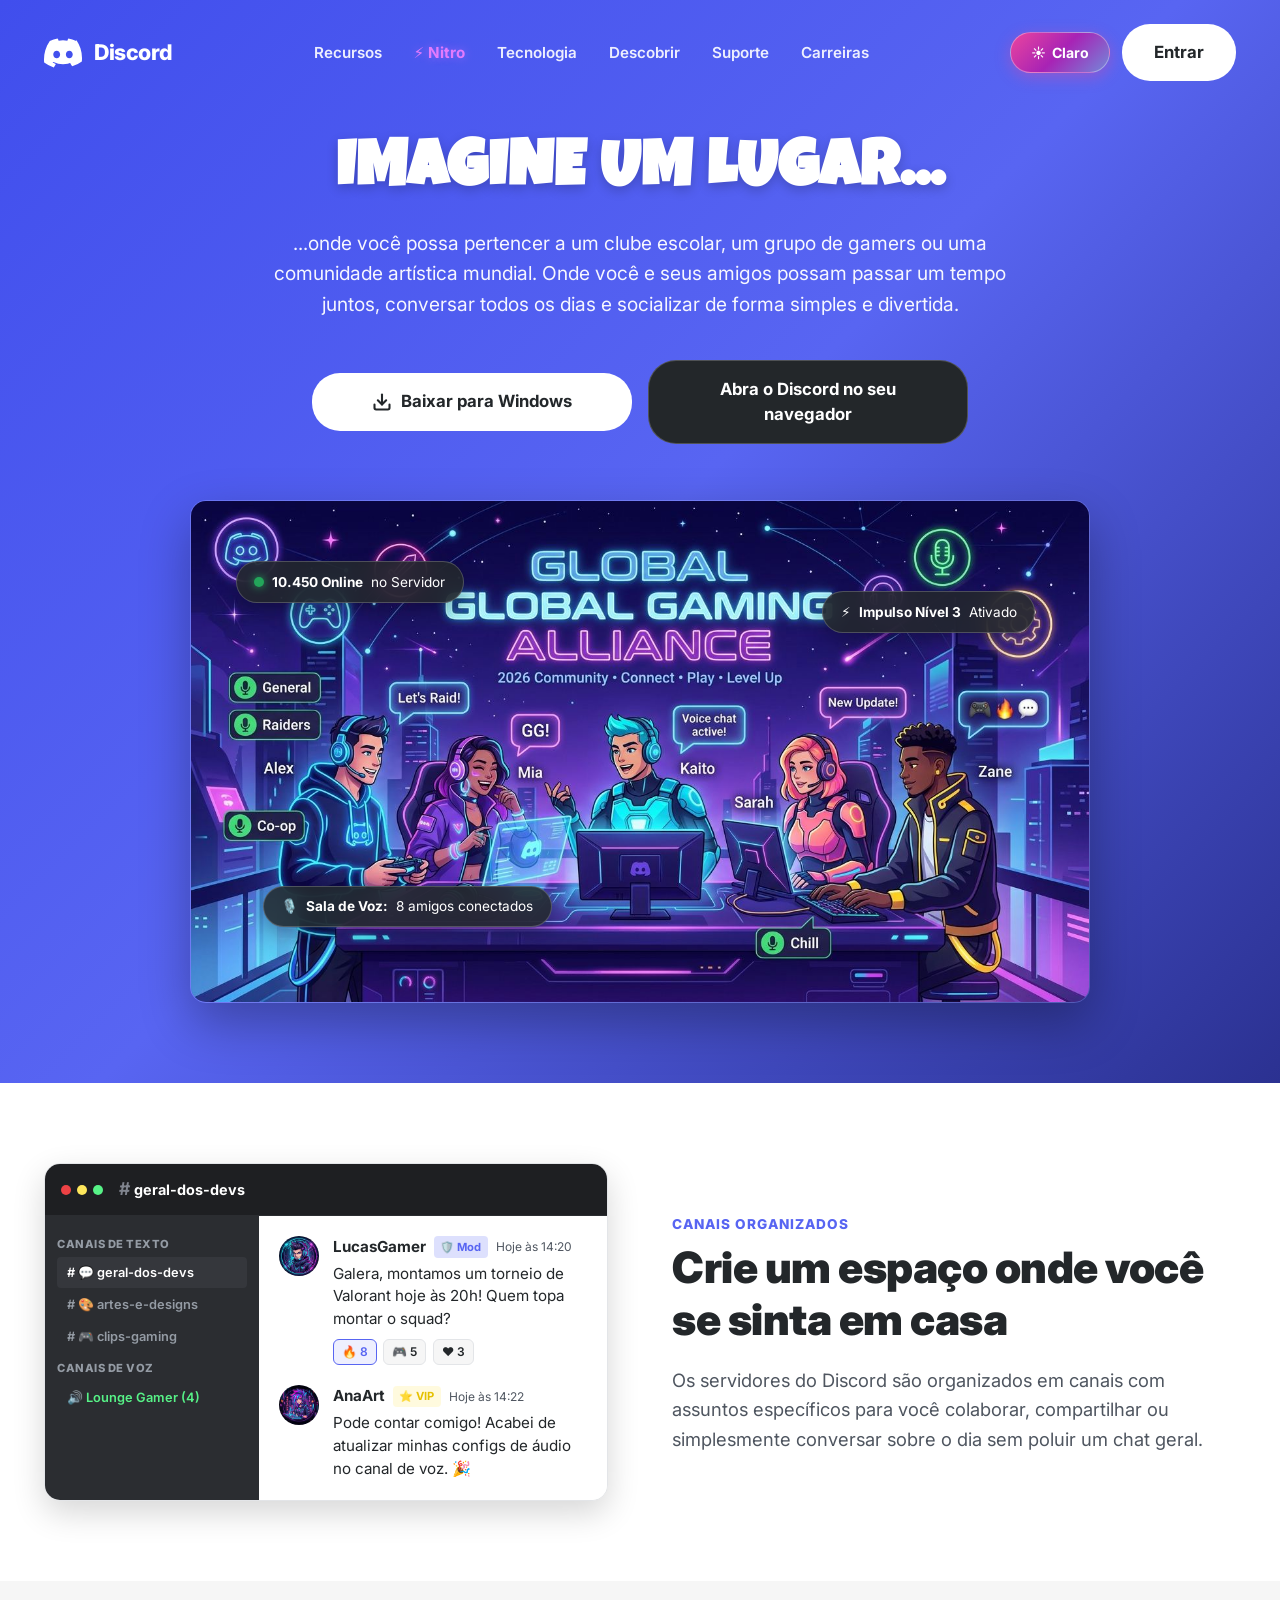
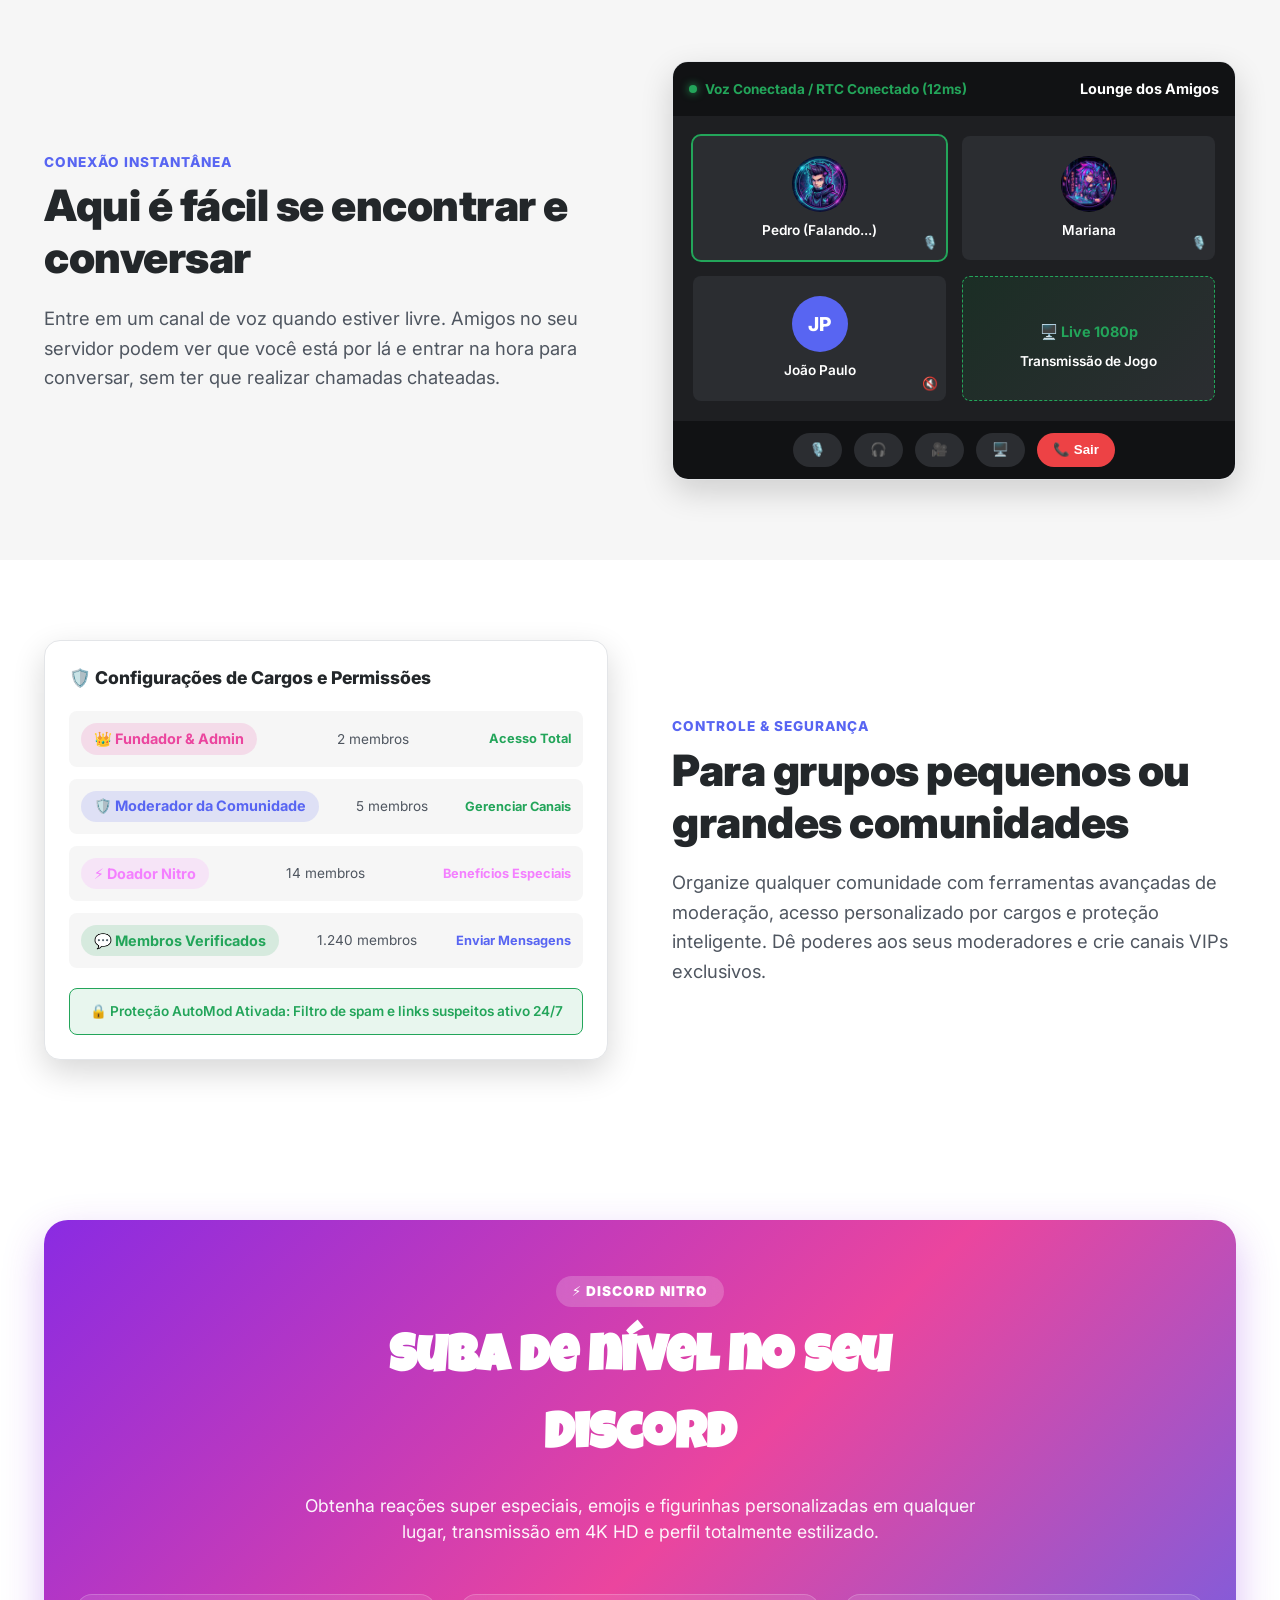
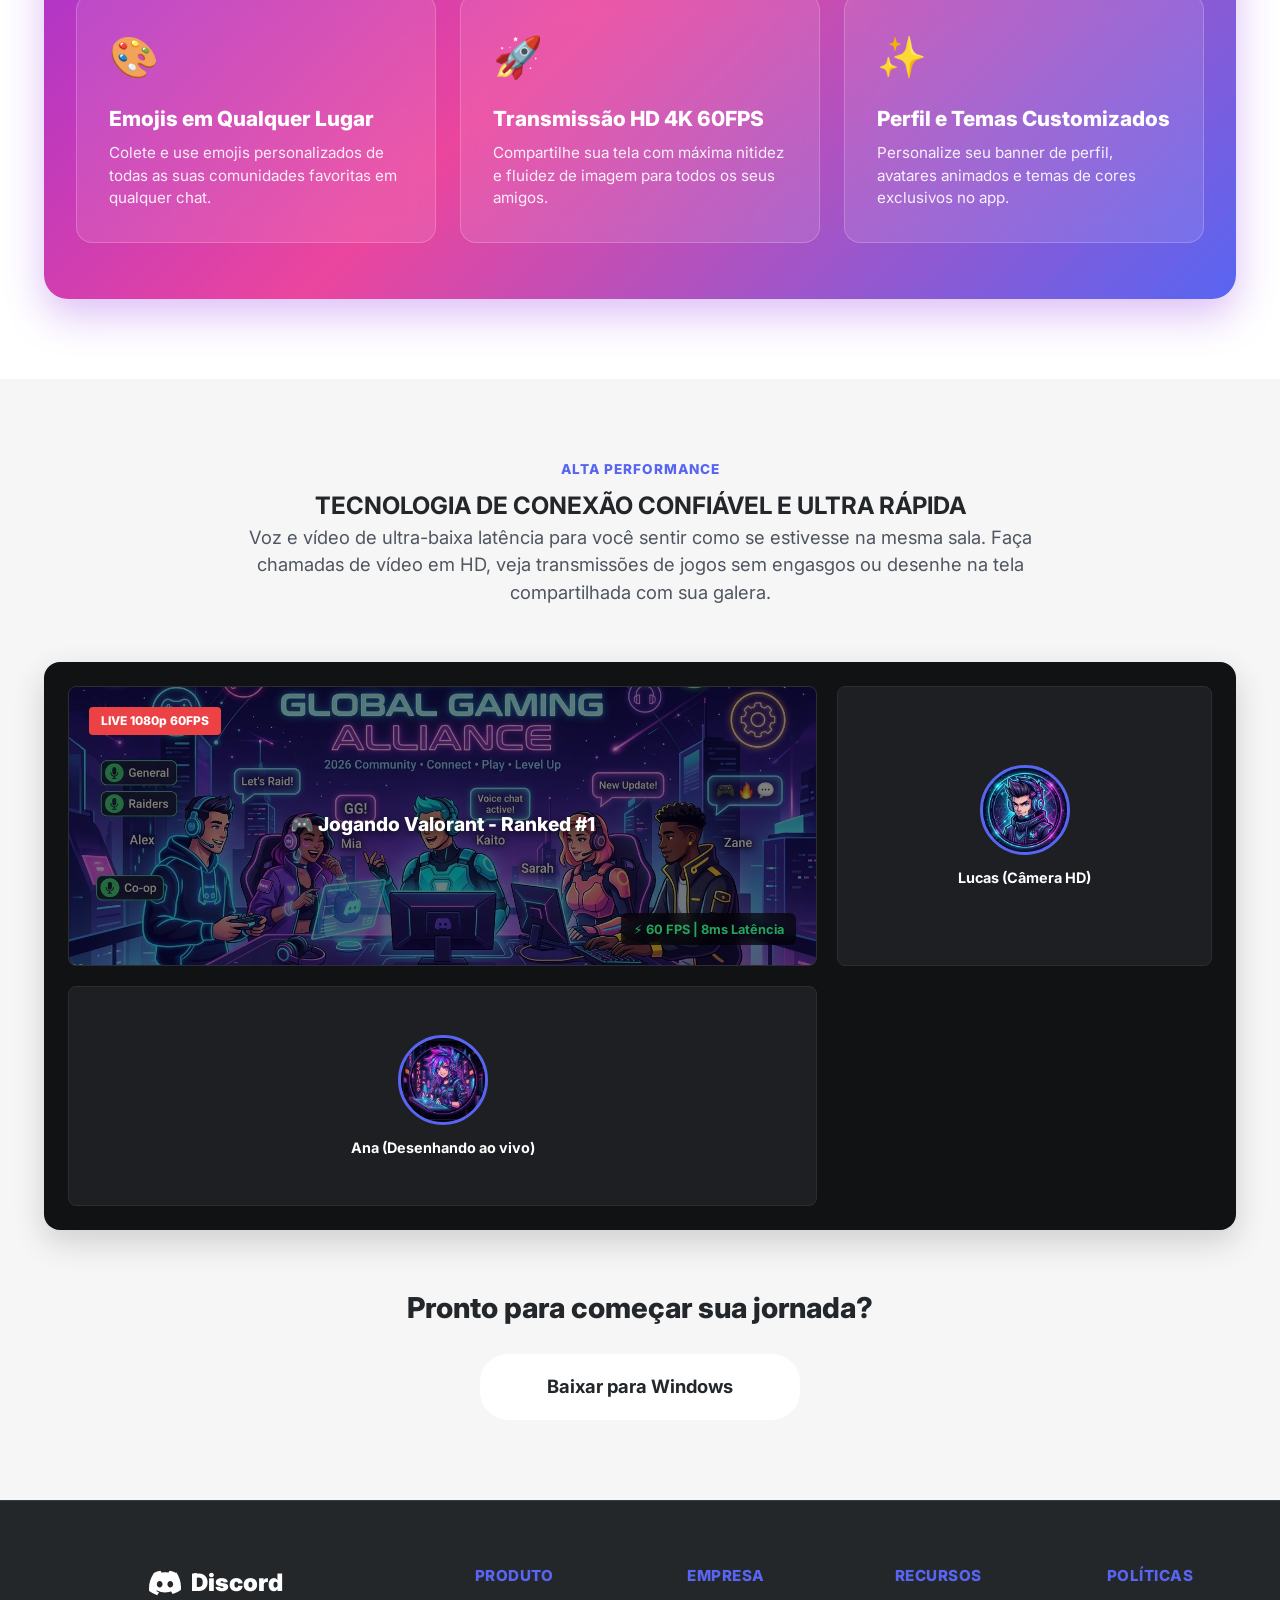
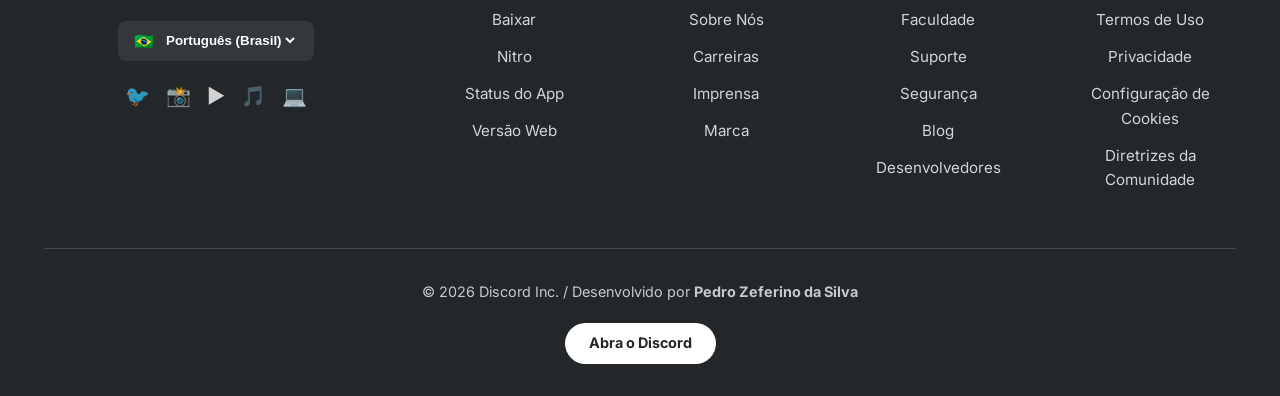
<file: index.html>
<!DOCTYPE html>
<html lang="pt-BR">

<head>
	<meta charset="UTF-8">
	<meta name="viewport" content="width=device-width, initial-scale=1.0">
	<meta name="theme-color" content="#5865f2">
	<meta name="description"
		content="O Discord é o lugar perfeito para conversar, jogar e criar comunidades com voz, vídeo e texto de alta qualidade. Baixe para Windows ou abra no seu navegador.">
	<meta name="keywords" content="Discord, landing page, comunidade, voz, vídeo, chat, gaming, nitro, 2026">
	<meta property="og:title" content="Discord - Imagine um lugar...">
	<meta property="og:description"
		content="Onde você possa pertencer a um clube escolar, um grupo de gamers ou uma comunidade artística mundial.">
	<meta property="og:type" content="website">
	<meta property="og:image" content="images/hero_bg.jpg">
	<meta name="twitter:card" content="summary_large_image">
	<meta name="twitter:title" content="Discord - Imagine um lugar...">
	<meta name="twitter:description"
		content="Onde você possa pertencer a um clube escolar, um grupo de gamers ou uma comunidade artística mundial.">
	<meta name="twitter:image" content="images/hero_bg.jpg">

	<title>Discord - Imagine um lugar... (2026 Edition)</title>

	<!-- Favicon SVG Inline para evitar erro 404 de favicon.ico no console -->
	<link rel="icon" type="image/svg+xml"
		href="data:image/svg+xml,<svg xmlns='http://www.w3.org/2000/svg' viewBox='0 0 127.14 96.36' fill='%235865F2'><path d='M107.7,8.07A105.15,105.15,0,0,0,81.47,0a72.06,72.06,0,0,0-3.36,6.83A97.68,97.68,0,0,0,49,6.83,72.37,72.37,0,0,0,45.64,0,105.89,105.89,0,0,0,19.39,8.09C2.79,32.65-1.71,56.6.54,80.21A105.73,105.73,0,0,0,32.71,96.36,77.7,77.7,0,0,0,39.6,85.25a68.42,68.42,0,0,1-10.85-5.18c.91-.66,1.8-1.34,2.66-2a75.57,75.57,0,0,0,64.32,0c.87.68,1.75,1.36,2.66-2a68.68,68.68,0,0,1-10.87,5.19,77,77,0,0,0,6.89,11.1,105.25,105.25,0,0,0,32.19-16.14c2.64-27.38-4.51-51.11-18.91-72.15ZM42.45,65.69C36.18,65.69,31,60,31,53s5-12.74,11.43-12.74S54,45.91,53.87,53,48.83,65.69,42.45,65.69Zm42.24,0C78.41,65.69,73.25,60,73.25,53s5-12.74,11.44-12.74S96.23,45.91,96.11,53,91.08,65.69,84.69,65.69Z'/></svg>">

	<!-- Google Fonts -->
	<link rel="preconnect" href="https://fonts.googleapis.com">
	<link rel="preconnect" href="https://fonts.gstatic.com" crossorigin>
	<link
		href="https://fonts.googleapis.com/css2?family=Inter:wght@400;500;600;700;800;900&family=Luckiest+Guy&display=swap"
		rel="stylesheet">

	<link rel="stylesheet" href="css/style.css">
</head>

<body>

	<!-- LINK DE ACESSIBILIDADE: PULAR PARA O CONTEÚDO PRINCIPAL -->
	<a class="skip-link" href="#main-content">Pular para o conteúdo principal</a>

	<!-- CHECKBOXES PARA MODO ESCURO E MENU MOBILE (PURE CSS TRICK COM :has & SIBLINGS) -->
	<input type="checkbox" id="theme-toggle" class="theme-toggle-checkbox" aria-label="Alternar Tema Claro/Escuro">
	<input type="checkbox" id="mobile-menu-toggle" class="mobile-menu-checkbox" aria-label="Abrir Menu Mobile">

	<!-- CABEÇALHO / HERO SECTION -->
	<header class="hero">
		<div class="container container-header">
			<nav class="navbar" aria-label="Navegação Principal">
				<a href="#" class="logo-link" id="nav-brand">
					<svg class="discord-logo" width="38" height="38" viewBox="0 0 127.14 96.36" fill="currentColor"
						aria-hidden="true">
						<path
							d="M107.7,8.07A105.15,105.15,0,0,0,81.47,0a72.06,72.06,0,0,0-3.36,6.83A97.68,97.68,0,0,0,49,6.83,72.37,72.37,0,0,0,45.64,0,105.89,105.89,0,0,0,19.39,8.09C2.79,32.65-1.71,56.6.54,80.21A105.73,105.73,0,0,0,32.71,96.36,77.7,77.7,0,0,0,39.6,85.25a68.42,68.42,0,0,1-10.85-5.18c.91-.66,1.8-1.34,2.66-2a75.57,75.57,0,0,0,64.32,0c.87.68,1.75,1.36,2.66-2a68.68,68.68,0,0,1-10.87,5.19,77,77,0,0,0,6.89,11.1,105.25,105.25,0,0,0,32.19-16.14c2.64-27.38-4.51-51.11-18.91-72.15ZM42.45,65.69C36.18,65.69,31,60,31,53s5-12.74,11.43-12.74S54,45.91,53.87,53,48.83,65.69,42.45,65.69Zm42.24,0C78.41,65.69,73.25,60,73.25,53s5-12.74,11.44-12.74S96.23,45.91,96.11,53,91.08,65.69,84.69,65.69Z" />
					</svg>
					<span class="brand-name">Discord</span>
				</a>

				<!-- LINKS DE NAVEGAÇÃO DESKTOP -->
				<ul class="nav-links">
					<li><a href="#features" class="nav-item">Recursos</a></li>
					<li><a href="#nitro" class="nav-item nav-nitro-link">⚡ Nitro</a></li>
					<li><a href="#tecnologia" class="nav-item">Tecnologia</a></li>
					<li><a href="#descobrir" class="nav-item">Descobrir</a></li>
					<li><a href="#suporte" class="nav-item">Suporte</a></li>
					<li><a href="#carreiras" class="nav-item">Carreiras</a></li>
				</ul>

				<!-- AÇÕES DO HEADER: TEMA + LOGIN + BOTÃO MOBILE -->
				<div class="nav-actions">
					<!-- BOTÃO DE ALTERNÂNCIA DE TEMA CLARO / ESCURO -->
					<label for="theme-toggle" class="theme-toggle-btn" title="Alternar Modo Claro / Escuro">
						<span class="icon-sun" aria-hidden="true">☀️ <span class="theme-label-text">Claro</span></span>
						<span class="icon-moon" aria-hidden="true">🌙 <span
								class="theme-label-text">Escuro</span></span>
					</label>

					<a href="app.html" class="btn btn-login">Entrar</a>

					<!-- HAMBURGER MENU MOBILE -->
					<label for="mobile-menu-toggle" class="hamburger-btn" aria-label="Abrir menu mobile">
						<span></span>
						<span></span>
						<span></span>
					</label>
				</div>
			</nav>

			<!-- DRAWER DE MENU MOBILE (CSS PURO) -->
			<div class="mobile-drawer">
				<div class="drawer-header">
					<div class="logo">
						<svg class="discord-logo" width="28" height="28" viewBox="0 0 127.14 96.36"
							fill="currentColor" aria-hidden="true">
							<path
								d="M107.7,8.07A105.15,105.15,0,0,0,81.47,0a72.06,72.06,0,0,0-3.36,6.83A97.68,97.68,0,0,0,49,6.83,72.37,72.37,0,0,0,45.64,0,105.89,105.89,0,0,0,19.39,8.09C2.79,32.65-1.71,56.6.54,80.21A105.73,105.73,0,0,0,32.71,96.36,77.7,77.7,0,0,0,39.6,85.25a68.42,68.42,0,0,1-10.85-5.18c.91-.66,1.8-1.34,2.66-2a75.57,75.57,0,0,0,64.32,0c.87.68,1.75,1.36,2.66-2a68.68,68.68,0,0,1-10.87,5.19,77,77,0,0,0,6.89,11.1,105.25,105.25,0,0,0,32.19-16.14c2.64-27.38-4.51-51.11-18.91-72.15ZM42.45,65.69C36.18,65.69,31,60,31,53s5-12.74,11.43-12.74S54,45.91,53.87,53,48.83,65.69,42.45,65.69Zm42.24,0C78.41,65.69,73.25,60,73.25,53s5-12.74,11.44-12.74S96.23,45.91,96.11,53,91.08,65.69,84.69,65.69Z" />
						</svg>
						<span>Discord</span>
					</div>
					<label for="mobile-menu-toggle" class="drawer-close" aria-label="Fechar menu">&times;</label>
				</div>
				<ul class="mobile-nav-links">
					<li><a href="#features">Recursos</a></li>
					<li><a href="#nitro">⚡ Nitro</a></li>
					<li><a href="#tecnologia">Tecnologia</a></li>
					<li><a href="#descobrir">Descobrir</a></li>
					<li><a href="#suporte">Suporte</a></li>
					<li><a href="#carreiras">Carreiras</a></li>
				</ul>
				<div class="mobile-drawer-cta">
					<a href="#" class="btn btn-primary btn-block">Baixar para Windows</a>
				</div>
			</div>

			<!-- HERO CONTEÚDO -->
			<div class="hero-content">
				<h1 class="hero-title">IMAGINE UM LUGAR...</h1>
				<p class="hero-subtitle">
					...onde você possa pertencer a um clube escolar, um grupo de gamers ou uma comunidade artística
					mundial. Onde você e seus amigos possam passar um tempo juntos, conversar todos os dias e socializar
					de forma simples e divertida.
				</p>

				<div class="hero-buttons">
					<a href="#" class="btn btn-primary btn-hero">
						<svg width="20" height="20" viewBox="0 0 24 24" fill="none" stroke="currentColor"
							stroke-width="2.5" stroke-linecap="round" stroke-linejoin="round">
							<path d="M21 15v4a2 2 0 0 1-2 2H5a2 2 0 0 1-2-2v-4"></path>
							<polyline points="7 10 12 15 17 10"></polyline>
							<line x1="12" y1="15" x2="12" y2="3"></line>
						</svg>
						Baixar para Windows
					</a>
					<a href="app.html" class="btn btn-secondary btn-hero">Abra o Discord no seu navegador</a>
				</div>

				<!-- HERO BANNER INTERATIVO COM CARDS DESTATUS -->
				<div class="hero-visual-showcase">
					<img src="images/hero_bg.jpg" alt="Comunidade Discord em Ação" class="hero-banner-img"
					width="1376" height="768" fetchpriority="high">

					<div class="floating-badge badge-1">
						<span class="status-dot online"></span>
						<strong>10.450 Online</strong> no Servidor
					</div>

					<div class="floating-badge badge-2">
						<span class="badge-icon">🎙️</span>
						<strong>Sala de Voz:</strong> 8 amigos conectados
					</div>

					<div class="floating-badge badge-3">
						<span class="badge-icon">⚡</span>
						<strong>Impulso Nível 3</strong> Ativado
					</div>
				</div>
			</div>
		</div>
	</header>

	<!-- CONTEÚDO PRINCIPAL (SEÇÕES) -->
	<main id="main-content">

		<!-- RECURSO 1: CANAIS DE TEXTO -->
		<section id="features" class="feature-section section-bg-1">
			<div class="container grid-2-col">

				<!-- MOCKUP UI DISCORD CHAT REALISTA -->
				<div class="feature-media">
					<div class="discord-ui-card chat-widget">
						<div class="widget-header">
							<div class="window-controls">
								<span class="dot red"></span>
								<span class="dot yellow"></span>
								<span class="dot green"></span>
							</div>
							<div class="channel-title">
								<span class="hashtag">#</span>
								<span>geral-dos-devs</span>
							</div>
						</div>

						<div class="widget-body">
							<div class="chat-sidebar">
								<div class="sidebar-category">CANAIS DE TEXTO</div>
								<div class="sidebar-channel active"># 💬 geral-dos-devs</div>
								<div class="sidebar-channel"># 🎨 artes-e-designs</div>
								<div class="sidebar-channel"># 🎮 clips-gaming</div>
								<div class="sidebar-category">CANAIS DE VOZ</div>
								<div class="sidebar-channel voice">🔊 Lounge Gamer (4)</div>
							</div>

							<div class="chat-feed">
								<!-- MENSAGEM 1 -->
								<div class="chat-message">
									<img src="images/avatar_gamer.jpg" alt="Avatar Lucas" class="msg-avatar"
										width="40" height="40" loading="lazy">
									<div class="msg-content">
										<div class="msg-header">
											<span class="msg-author">LucasGamer</span>
											<span class="role-badge mod">🛡️ Mod</span>
											<span class="msg-time">Hoje às 14:20</span>
										</div>
										<p class="msg-text">Galera, montamos um torneio de Valorant hoje às 20h! Quem
											topa montar o squad?</p>
										<div class="msg-reactions">
											<span class="reaction active">🔥 8</span>
											<span class="reaction">🎮 5</span>
											<span class="reaction">❤️ 3</span>
										</div>
									</div>
								</div>

								<!-- MENSAGEM 2 -->
								<div class="chat-message">
									<img src="images/avatar_artist.jpg" alt="Avatar Ana" class="msg-avatar"
										width="40" height="40" loading="lazy">
									<div class="msg-content">
										<div class="msg-header">
											<span class="msg-author">AnaArt</span>
											<span class="role-badge vip">⭐ VIP</span>
											<span class="msg-time">Hoje às 14:22</span>
										</div>
										<p class="msg-text">Pode contar comigo! Acabei de atualizar minhas configs de
											áudio no canal de voz. 🎉</p>
									</div>
								</div>
							</div>
						</div>
					</div>
				</div>

				<div class="feature-text">
					<span class="section-tag">Canais Organizados</span>
					<h2>Crie um espaço onde você se sinta em casa</h2>
					<p>Os servidores do Discord são organizados em canais com assuntos específicos para você colaborar,
						compartilhar ou simplesmente conversar sobre o dia sem poluir um chat geral.</p>
				</div>

			</div>
		</section>

		<!-- RECURSO 2: CANAIS DE VOZ -->
		<section class="feature-section section-bg-2">
			<div class="container grid-2-col reverse">

				<!-- MOCKUP UI VOZ DISCORD -->
				<div class="feature-media">
					<div class="discord-ui-card voice-widget">
						<div class="widget-header">
							<div class="voice-status">
								<span class="pulse-indicator"></span>
								<span>Voz Conectada / RTC Conectado (12ms)</span>
							</div>
							<span class="room-name">Lounge dos Amigos</span>
						</div>

						<div class="voice-grid">
							<div class="voice-user speaking">
								<img src="images/avatar_gamer.jpg" alt="Amigo 1" class="voice-avatar"
									width="56" height="56" loading="lazy">
								<span class="speaking-ring"></span>
								<span class="user-name">Pedro (Falando...)</span>
								<span class="mic-status unmuted">🎙️</span>
							</div>

							<div class="voice-user">
								<img src="images/avatar_artist.jpg" alt="Amiga 2" class="voice-avatar"
									width="56" height="56" loading="lazy">
								<span class="user-name">Mariana</span>
								<span class="mic-status unmuted">🎙️</span>
							</div>

							<div class="voice-user">
								<div class="avatar-placeholder color-1">JP</div>
								<span class="user-name">João Paulo</span>
								<span class="mic-status muted">🔇</span>
							</div>

							<div class="voice-user screen-sharing">
								<div class="screen-icon">🖥️ Live 1080p</div>
								<span class="user-name">Transmissão de Jogo</span>
							</div>
						</div>

						<div class="voice-controls-bar">
							<button type="button" class="ctrl-btn active" title="Microfone">🎙️</button>
							<button type="button" class="ctrl-btn active" title="Fone de Ouvido">🎧</button>
							<button type="button" class="ctrl-btn" title="Câmera">🎥</button>
							<button type="button" class="ctrl-btn screen" title="Compartilhar Tela">🖥️</button>
							<button type="button" class="ctrl-btn disconnect" title="Desconectar">📞 Sair</button>
						</div>
					</div>
				</div>

				<div class="feature-text">
					<span class="section-tag">Conexão Instantânea</span>
					<h2>Aqui é fácil se encontrar e conversar</h2>
					<p>Entre em um canal de voz quando estiver livre. Amigos no seu servidor podem ver que você está por
						lá e entrar na hora para conversar, sem ter que realizar chamadas chateadas.</p>
				</div>

			</div>
		</section>

		<!-- RECURSO 3: FERRAMENTAS DE MODERAÇÃO -->
		<section class="feature-section section-bg-1">
			<div class="container grid-2-col">

				<!-- MOCKUP CARGOS E MODERAÇÃO -->
				<div class="feature-media">
					<div class="discord-ui-card roles-widget">
						<div class="widget-header">
							<span class="widget-title">🛡️ Configurações de Cargos e Permissões</span>
						</div>

						<div class="roles-list">
							<div class="role-item">
								<div class="role-badge-large admin">👑 Fundador & Admin</div>
								<span class="role-count">2 membros</span>
								<span class="perm-status green">Acesso Total</span>
							</div>

							<div class="role-item">
								<div class="role-badge-large mod">🛡️ Moderador da Comunidade</div>
								<span class="role-count">5 membros</span>
								<span class="perm-status green">Gerenciar Canais</span>
							</div>

							<div class="role-item">
								<div class="role-badge-large nitro">⚡ Doador Nitro</div>
								<span class="role-count">14 membros</span>
								<span class="perm-status purple">Benefícios Especiais</span>
							</div>

							<div class="role-item">
								<div class="role-badge-large member">💬 Membros Verificados</div>
								<span class="role-count">1.240 membros</span>
								<span class="perm-status blue">Enviar Mensagens</span>
							</div>
						</div>

						<div class="security-banner">
							<span>🔒 Proteção AutoMod Ativada: Filtro de spam e links suspeitos ativo 24/7</span>
						</div>
					</div>
				</div>

				<div class="feature-text">
					<span class="section-tag">Controle & Segurança</span>
					<h2>Para grupos pequenos ou grandes comunidades</h2>
					<p>Organize qualquer comunidade com ferramentas avançadas de moderação, acesso personalizado por
						cargos e proteção inteligente. Dê poderes aos seus moderadores e crie canais VIPs exclusivos.
					</p>
				</div>

			</div>
		</section>

		<!-- SEÇÃO NITRO (MEHORIA MODERNA 2026) -->
		<section id="nitro" class="nitro-section">
			<div class="container">
				<div class="nitro-card">
					<div class="nitro-header">
						<span class="nitro-badge">⚡ DISCORD NITRO</span>
						<h2>Suba de nível no seu Discord</h2>
						<p>Obtenha reações super especiais, emojis e figurinhas personalizadas em qualquer lugar,
							transmissão em 4K HD e perfil totalmente estilizado.</p>
					</div>

					<div class="nitro-grid">
						<div class="nitro-feature">
							<div class="nitro-icon">🎨</div>
							<h3>Emojis em Qualquer Lugar</h3>
							<p>Colete e use emojis personalizados de todas as suas comunidades favoritas em qualquer
								chat.</p>
						</div>

						<div class="nitro-feature">
							<div class="nitro-icon">🚀</div>
							<h3>Transmissão HD 4K 60FPS</h3>
							<p>Compartilhe sua tela com máxima nitidez e fluidez de imagem para todos os seus amigos.
							</p>
						</div>

						<div class="nitro-feature">
							<div class="nitro-icon">✨</div>
							<h3>Perfil e Temas Customizados</h3>
							<p>Personalize seu banner de perfil, avatares animados e temas de cores exclusivos no app.
							</p>
						</div>
					</div>
				</div>
			</div>
		</section>

		<!-- SEÇÃO TECNOLOGIA (VÍDEO 4K E BAIXA LATÊNCIA) -->
		<section id="tecnologia" class="tech-section section-bg-2">
			<div class="container center-text">
				<span class="section-tag center">Alta Performance</span>
				<h2>TECNOLOGIA DE CONEXÃO CONFIÁVEL E ULTRA RÁPIDA</h2>
				<p class="tech-description">
					Voz e vídeo de ultra-baixa latência para você sentir como se estivesse na mesma sala. Faça chamadas
					de vídeo em HD, veja transmissões de jogos sem engasgos ou desenhe na tela compartilhada com sua
					galera.
				</p>

				<!-- STREAMING VIDEO MOCKUP GRID -->
				<div class="video-grid-preview">
					<div class="video-card stream-main">
						<div class="stream-badge">LIVE 1080p 60FPS</div>
						<div class="stream-title">🎮 Jogando Valorant - Ranked #1</div>
						<div class="stream-overlay">
							<span class="fps-counter">⚡ 60 FPS | 8ms Latência</span>
						</div>
					</div>

					<div class="video-card webcam-user">
						<img src="images/avatar_gamer.jpg" alt="Lucas" class="webcam-img" width="90" height="90"
							loading="lazy">
						<span class="webcam-name">Lucas (Câmera HD)</span>
					</div>

					<div class="video-card webcam-user">
						<img src="images/avatar_artist.jpg" alt="Ana" class="webcam-img" width="90" height="90"
							loading="lazy">
						<span class="webcam-name">Ana (Desenhando ao vivo)</span>
					</div>
				</div>

				<div class="tech-cta">
					<h3>Pronto para começar sua jornada?</h3>
					<a href="#" class="btn btn-primary btn-large">Baixar para Windows</a>
				</div>
			</div>
		</section>

	</main>

	<!-- RODAPÉ COMPLETO ESTILO DISCORD -->
	<footer class="footer">
		<div class="container">

			<div class="footer-top-grid">

				<!-- BLING BRAND / IDIOMA -->
				<div class="footer-brand-col">
					<div class="logo">
						<svg class="discord-logo" width="32" height="32" viewBox="0 0 127.14 96.36"
							fill="currentColor" aria-hidden="true">
							<path
								d="M107.7,8.07A105.15,105.15,0,0,0,81.47,0a72.06,72.06,0,0,0-3.36,6.83A97.68,97.68,0,0,0,49,6.83,72.37,72.37,0,0,0,45.64,0,105.89,105.89,0,0,0,19.39,8.09C2.79,32.65-1.71,56.6.54,80.21A105.73,105.73,0,0,0,32.71,96.36,77.7,77.7,0,0,0,39.6,85.25a68.42,68.42,0,0,1-10.85-5.18c.91-.66,1.8-1.34,2.66-2a75.57,75.57,0,0,0,64.32,0c.87.68,1.75,1.36,2.66-2a68.68,68.68,0,0,1-10.87,5.19,77,77,0,0,0,6.89,11.1,105.25,105.25,0,0,0,32.19-16.14c2.64-27.38-4.51-51.11-18.91-72.15ZM42.45,65.69C36.18,65.69,31,60,31,53s5-12.74,11.43-12.74S54,45.91,53.87,53,48.83,65.69,42.45,65.69Zm42.24,0C78.41,65.69,73.25,60,73.25,53s5-12.74,11.44-12.74S96.23,45.91,96.11,53,91.08,65.69,84.69,65.69Z" />
						</svg>
						<span class="footer-title">Discord</span>
					</div>

					<div class="language-selector">
						<span class="flag">🇧🇷</span>
						<select aria-label="Selecionar Idioma">
							<option value="pt-BR" selected>Português (Brasil)</option>
							<option value="en-US">English (US)</option>
							<option value="es-ES">Español</option>
						</select>
					</div>

					<div class="social-links">
						<a href="#" aria-label="Twitter / X"><span aria-hidden="true">🐦</span></a>
						<a href="#" aria-label="Instagram"><span aria-hidden="true">📸</span></a>
						<a href="#" aria-label="YouTube"><span aria-hidden="true">▶️</span></a>
						<a href="#" aria-label="TikTok"><span aria-hidden="true">🎵</span></a>
						<a href="#" aria-label="GitHub"><span aria-hidden="true">💻</span></a>
					</div>
				</div>

				<!-- COLUNAS DE LINKS -->
				<div class="footer-links-col">
					<h4>Produto</h4>
					<ul>
						<li><a href="#">Baixar</a></li>
						<li><a href="#">Nitro</a></li>
						<li><a href="#">Status do App</a></li>
						<li><a href="#">Versão Web</a></li>
					</ul>
				</div>

				<div class="footer-links-col">
					<h4>Empresa</h4>
					<ul>
						<li><a href="#">Sobre Nós</a></li>
						<li><a href="#">Carreiras</a></li>
						<li><a href="#">Imprensa</a></li>
						<li><a href="#">Marca</a></li>
					</ul>
				</div>

				<div class="footer-links-col">
					<h4>Recursos</h4>
					<ul>
						<li><a href="#">Faculdade</a></li>
						<li><a href="#">Suporte</a></li>
						<li><a href="#">Segurança</a></li>
						<li><a href="#">Blog</a></li>
						<li><a href="#">Desenvolvedores</a></li>
					</ul>
				</div>

				<div class="footer-links-col">
					<h4>Políticas</h4>
					<ul>
						<li><a href="#">Termos de Uso</a></li>
						<li><a href="#">Privacidade</a></li>
						<li><a href="#">Configuração de Cookies</a></li>
						<li><a href="#">Diretrizes da Comunidade</a></li>
					</ul>
				</div>

			</div>

			<!-- RODAPÉ INFERIOR -->
			<div class="footer-bottom">
				<div class="footer-bottom-wrapper">
					<p class="copyright">&copy; 2026 Discord Inc. / Desenvolvido por <strong>Pedro Zeferino da
							Silva</strong></p>
					<a href="app.html" class="btn btn-primary btn-sm">Abra o Discord</a>
				</div>
			</div>

		</div>
	</footer>

</body>

</html>
</file>
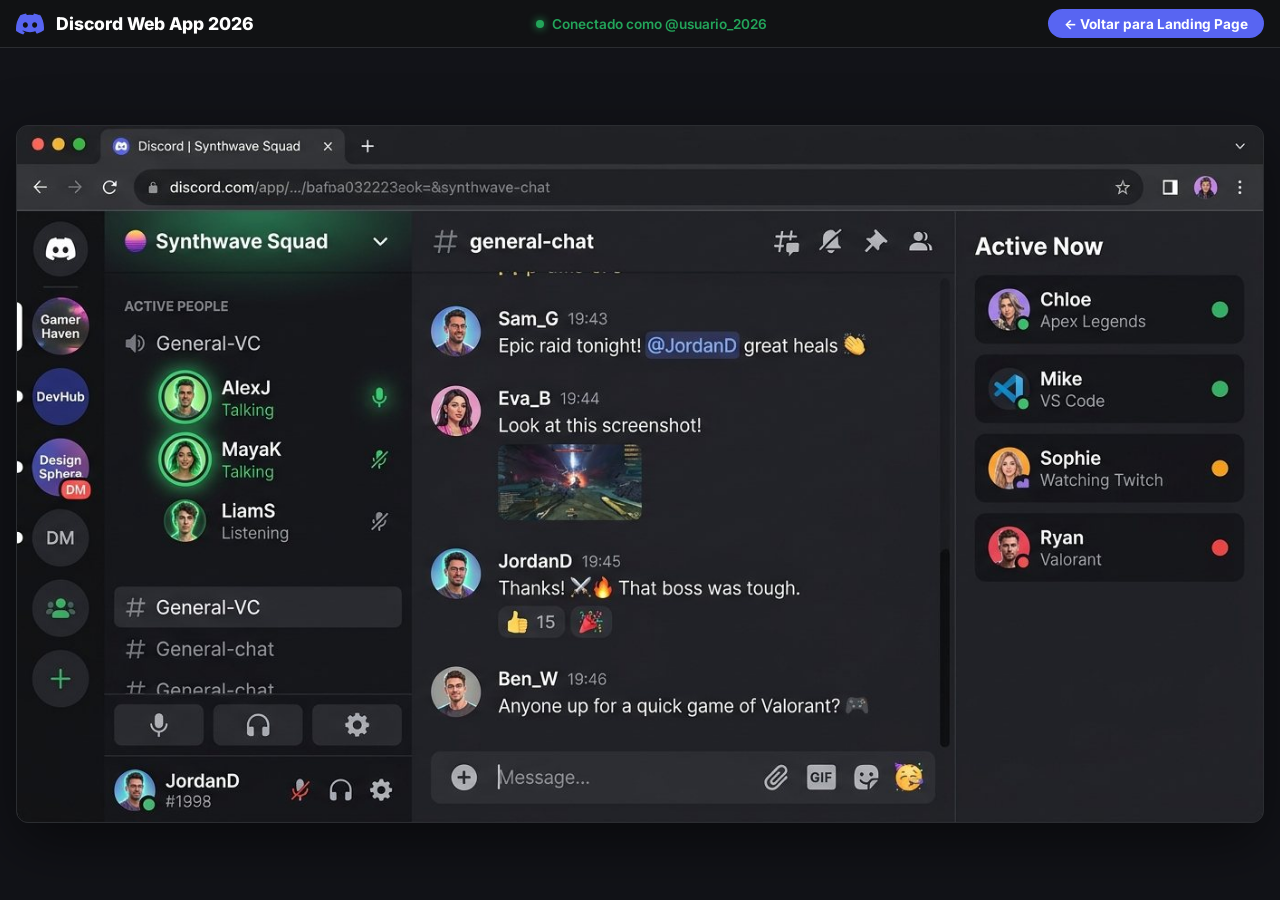
<file: app.html>
<!DOCTYPE html>
<html lang="pt-BR">

<head>
	<meta charset="UTF-8">
	<meta name="viewport" content="width=device-width, initial-scale=1.0">
	<meta name="theme-color" content="#5865f2">
	<meta name="description" content="Discord Web App 2026 - Conecte-se com sua comunidade">
	<meta property="og:title" content="Discord - Web App (2026)">
	<meta property="og:description" content="Discord Web App 2026 - Conecte-se com sua comunidade">
	<meta property="og:type" content="website">
	<meta property="og:image" content="images/discord-2026.jpg">
	<meta name="twitter:card" content="summary_large_image">
	<title>Discord - Web App (2026)</title>

	<!-- Favicon SVG Inline para evitar erro 404 no console -->
	<link rel="icon" type="image/svg+xml"
		href="data:image/svg+xml,<svg xmlns='http://www.w3.org/2000/svg' viewBox='0 0 127.14 96.36' fill='%235865F2'><path d='M107.7,8.07A105.15,105.15,0,0,0,81.47,0a72.06,72.06,0,0,0-3.36,6.83A97.68,97.68,0,0,0,49,6.83,72.37,72.37,0,0,0,45.64,0,105.89,105.89,0,0,0,19.39,8.09C2.79,32.65-1.71,56.6.54,80.21A105.73,105.73,0,0,0,32.71,96.36,77.7,77.7,0,0,0,39.6,85.25a68.42,68.42,0,0,1-10.85-5.18c.91-.66,1.8-1.34,2.66-2a75.57,75.57,0,0,0,64.32,0c.87.68,1.75,1.36,2.66-2a68.68,68.68,0,0,1-10.87,5.19,77,77,0,0,0,6.89,11.1,105.25,105.25,0,0,0,32.19-16.14c2.64-27.38-4.51-51.11-18.91-72.15ZM42.45,65.69C36.18,65.69,31,60,31,53s5-12.74,11.43-12.74S54,45.91,53.87,53,48.83,65.69,42.45,65.69Zm42.24,0C78.41,65.69,73.25,60,73.25,53s5-12.74,11.44-12.74S96.23,45.91,96.11,53,91.08,65.69,84.69,65.69Z'/></svg>">

	<!-- Google Fonts -->
	<link rel="preconnect" href="https://fonts.googleapis.com">
	<link rel="preconnect" href="https://fonts.gstatic.com" crossorigin>
	<link href="https://fonts.googleapis.com/css2?family=Inter:wght@400;600;700;800&display=swap" rel="stylesheet">

	<link rel="stylesheet" href="css/app.css">
</head>

<body>

	<!-- BARRA DE NAVEGAÇÃO SUPERIOR -->
	<header class="app-topbar">
		<a href="index.html" class="topbar-brand">
			<svg width="28" height="28" viewBox="0 0 127.14 96.36" fill="currentColor" aria-hidden="true">
				<path
					d="M107.7,8.07A105.15,105.15,0,0,0,81.47,0a72.06,72.06,0,0,0-3.36,6.83A97.68,97.68,0,0,0,49,6.83,72.37,72.37,0,0,0,45.64,0,105.89,105.89,0,0,0,19.39,8.09C2.79,32.65-1.71,56.6.54,80.21A105.73,105.73,0,0,0,32.71,96.36,77.7,77.7,0,0,0,39.6,85.25a68.42,68.42,0,0,1-10.85-5.18c.91-.66,1.8-1.34,2.66-2a75.57,75.57,0,0,0,64.32,0c.87.68,1.75,1.36,2.66-2a68.68,68.68,0,0,1-10.87,5.19,77,77,0,0,0,6.89,11.1,105.25,105.25,0,0,0,32.19-16.14c2.64-27.38-4.51-51.11-18.91-72.15ZM42.45,65.69C36.18,65.69,31,60,31,53s5-12.74,11.43-12.74S54,45.91,53.87,53,48.83,65.69,42.45,65.69Zm42.24,0C78.41,65.69,73.25,60,73.25,53s5-12.74,11.44-12.74S96.23,45.91,96.11,53,91.08,65.69,84.69,65.69Z" />
			</svg>
			<span>Discord Web App 2026</span>
		</a>

		<div class="topbar-status">
			<span class="status-dot"></span>
			<span>Conectado como @usuario_2026</span>
		</div>

		<a href="index.html" class="btn-back">
			&larr; Voltar para Landing Page
		</a>
	</header>

	<!-- MOSTRADORES DA INTERFACE UTILIZANDO DISCORD-2026.JPG -->
	<main class="app-viewport">
		<div class="app-mockup-wrapper">
			<img src="images/discord-2026.jpg" alt="Interface Discord Web App 2026" class="app-mockup-img"
				width="1376" height="768" fetchpriority="high">
		</div>
	</main>

</body>

</html>
</file>
<file: css/style.css>
/* ===================================================
   DISCORD LANDING PAGE 2026 - STYLE SYSTEM
   Author: Pedro Zeferino da Silva (Refactored & Enhanced)
   =================================================== */

/* ---------------------------------------------------
   1. VARIABLES & COLOR SYSTEM
   --------------------------------------------------- */
:root {
	/* Branding Colors */
	--brand-blurple: #5865f2;
	--brand-blurple-hover: #4752c4;
	--brand-green: #23a55a;
	--brand-yellow: #fee75c;
	--brand-fuchsia: #eb459e;
	--brand-red: #ed4245;
	--nitro-gradient: linear-gradient(135deg,
			#8a2be2 0%,
			#eb459e 50%,
			#5865f2 100%);

	/* Light Theme (Default) */
	--bg-main: #ffffff;
	--bg-section-alt: #f6f6f6;
	--text-main: #23272a;
	--text-muted: #4f5660;
	--card-bg: #ffffff;
	--card-border: #e3e5e8;
	--card-text: #23272a;
	--footer-bg: #23272a;
	--footer-text: #ffffff;
	--hero-bg-gradient: linear-gradient(135deg,
			#404eed 0%,
			#5865f2 50%,
			#2b3191 100%);

	/* Layout & Geometry */
	--radius-btn: 28px;
	--radius-card: 16px;
	--radius-sm: 8px;
	--transition-fast: 0.25s cubic-bezier(0.4, 0, 0.2, 1);
	--shadow-sm: 0 4px 12px rgba(0, 0, 0, 0.08);
	--shadow-lg: 0 12px 32px rgba(0, 0, 0, 0.16);
	--shadow-glow: 0 0 20px rgba(88, 101, 242, 0.4);
}

/* ---------------------------------------------------
   2. DARK MODE TRIGGER (PURE CSS VIA :has AND SIBLING)
   --------------------------------------------------- */
/* Esconde checkboxes de controle */
.theme-toggle-checkbox,
.mobile-menu-checkbox {
	display: none;
}

/* Aplicador de Tema Escuro quando o Checkbox estiver marcado */
:root:has(#theme-toggle:checked),
body:has(#theme-toggle:checked) {
	--bg-main: #121318;
	--bg-section-alt: #1a1b22;
	--text-main: #f2f3f5;
	--text-muted: #949ba4;
	--card-bg: #2b2d31;
	--card-border: #35373c;
	--card-text: #f2f3f5;
	--footer-bg: #0b0c0e;
	--footer-text: #ffffff;
	--hero-bg-gradient: linear-gradient(135deg,
			#1b1c2e 0%,
			#282947 50%,
			#404eed 100%);
}

/* Fallback Sibling de Tema Escuro */
.theme-toggle-checkbox:checked~.hero,
.theme-toggle-checkbox:checked~main,
.theme-toggle-checkbox:checked~.footer {
	--bg-main: #121318;
	--bg-section-alt: #1a1b22;
	--text-main: #f2f3f5;
	--text-muted: #949ba4;
	--card-bg: #2b2d31;
	--card-border: #35373c;
	--card-text: #f2f3f5;
	--footer-bg: #0b0c0e;
}

/* ---------------------------------------------------
   3. RESET E CONFIGURAÇÕES GERAIS
   --------------------------------------------------- */
*,
*::before,
*::after {
	box-sizing: border-box;
	margin: 0;
	padding: 0;
}

html {
	scroll-behavior: smooth;
	font-size: 16px;
}

body {
	font-family:
		"Inter",
		system-ui,
		-apple-system,
		sans-serif;
	color: var(--text-main);
	background-color: var(--bg-main);
	line-height: 1.5;
	overflow-x: hidden;
	transition:
		background-color var(--transition-fast),
		color var(--transition-fast);
}

.container {
	width: 100%;
	max-width: 1240px;
	margin-inline: auto;
	padding-inline: 1.5rem;
}

/* Link "Pular para o conteúdo" (acessibilidade) */
.skip-link {
	position: absolute;
	top: -100%;
	left: 1rem;
	z-index: 2000;
	background-color: var(--brand-blurple);
	color: #ffffff;
	padding: 0.75rem 1.25rem;
	border-radius: var(--radius-sm);
	font-weight: 700;
	text-decoration: none;
	transition: top var(--transition-fast);
}

.skip-link:focus {
	top: 1rem;
}

/* Foco visível para navegação por teclado */
a:focus-visible,
button:focus-visible,
label[for]:focus-visible,
select:focus-visible {
	outline: 3px solid var(--brand-blurple);
	outline-offset: 2px;
	border-radius: 4px;
}

.hero a:focus-visible,
.hero button:focus-visible,
.hero label[for]:focus-visible {
	outline-color: #ffffff;
}

/* ---------------------------------------------------
   4. HEADER & NAVBAR
   --------------------------------------------------- */
.hero {
	background: var(--hero-bg-gradient);
	color: #ffffff;
	padding-top: 1.5rem;
	padding-bottom: 5rem;
	position: relative;
	overflow: hidden;
	transition: background var(--transition-fast);
}

.navbar {
	display: flex;
	align-items: center;
	justify-content: space-between;
	gap: 1.5rem;
	margin-bottom: 3.5rem;
}

.logo-link {
	display: flex;
	align-items: center;
	gap: 0.75rem;
	color: #ffffff;
	text-decoration: none;
	font-weight: 800;
	font-size: 1.35rem;
	letter-spacing: -0.5px;
}

.discord-logo {
	flex-shrink: 0;
}

/* Navegação Desktop */
.nav-links {
	display: none;
	list-style: none;
	gap: 2rem;
}

.nav-item {
	color: #ffffff;
	text-decoration: none;
	font-weight: 600;
	font-size: 0.95rem;
	opacity: 0.9;
	transition:
		opacity var(--transition-fast),
		transform var(--transition-fast);
}

.nav-item:hover {
	opacity: 1;
	text-decoration: underline;
	text-underline-offset: 4px;
}

.nav-nitro-link {
	color: #f47fff;
	font-weight: 700;
	text-shadow: 0 0 10px rgba(244, 127, 255, 0.5);
}

.nav-actions {
	display: flex;
	align-items: center;
	gap: 0.75rem;
}

/* Botão Alternador de Tema (Pílula Redonda Magenta com Gradiente) */
.theme-toggle-btn {
	background: linear-gradient(135deg, #eb459e 0%, #a823b5 50%, #7289da 100%);
	border: 1px solid rgba(255, 255, 255, 0.35);
	color: #ffffff;
	padding: 0.55rem 1.25rem;
	border-radius: 50px;
	cursor: pointer;
	font-size: 0.88rem;
	font-weight: 700;
	user-select: none;
	box-shadow: 0 4px 15px rgba(235, 69, 158, 0.4);
	transition:
		transform var(--transition-fast),
		box-shadow var(--transition-fast),
		filter var(--transition-fast);
}

.theme-toggle-btn:hover {
	transform: translateY(-2px) scale(1.04);
	box-shadow: 0 6px 20px rgba(235, 69, 158, 0.6);
	filter: brightness(1.1);
}

.icon-sun {
	display: inline-flex;
	align-items: center;
	gap: 0.35rem;
}

.icon-moon {
	display: none;
	align-items: center;
	gap: 0.35rem;
}

:root:has(#theme-toggle:checked) .icon-sun,
.theme-toggle-checkbox:checked~.hero .icon-sun {
	display: none;
}

:root:has(#theme-toggle:checked) .icon-moon,
.theme-toggle-checkbox:checked~.hero .icon-moon {
	display: inline-flex;
}

/* Botão Login */
.btn-login {
	background-color: #ffffff;
	color: #23272a;
	padding: 0.5rem 1.25rem;
	border-radius: var(--radius-btn);
	text-decoration: none;
	font-weight: 700;
	font-size: 0.9rem;
	transition:
		background-color var(--transition-fast),
		box-shadow var(--transition-fast),
		transform var(--transition-fast);
}

.btn-login:hover {
	background-color: #f2f3f5;
	color: var(--brand-blurple);
	box-shadow: 0 4px 14px rgba(0, 0, 0, 0.15);
	transform: translateY(-1px);
}

/* Botão Hamburger Mobile */
.hamburger-btn {
	display: flex;
	flex-direction: column;
	justify-content: space-between;
	width: 26px;
	height: 18px;
	cursor: pointer;
}

.hamburger-btn span {
	display: block;
	width: 100%;
	height: 3px;
	background-color: #ffffff;
	border-radius: 3px;
	transition: transform 0.3s ease;
}

/* Menu Mobile Drawer (Pure CSS Toggle) */
.mobile-drawer {
	position: fixed;
	top: 0;
	right: -100%;
	width: 80%;
	max-width: 320px;
	height: 100vh;
	background-color: #ffffff;
	color: #23272a;
	z-index: 999;
	padding: 1.5rem;
	box-shadow: -8px 0 24px rgba(0, 0, 0, 0.25);
	transition: right 0.35s cubic-bezier(0.4, 0, 0.2, 1);
	display: flex;
	flex-direction: column;
}

.mobile-menu-checkbox:checked~.hero .mobile-drawer,
.mobile-menu-checkbox:checked~.mobile-drawer {
	right: 0;
}

.drawer-header {
	display: flex;
	align-items: center;
	justify-content: space-between;
	padding-bottom: 1rem;
	border-bottom: 1px solid #e3e5e8;
}

.drawer-header .logo {
	display: flex;
	align-items: center;
	gap: 0.5rem;
	font-weight: 800;
	color: #23272a;
}

.drawer-close {
	font-size: 2rem;
	cursor: pointer;
	line-height: 1;
	color: #4f5660;
}

.mobile-nav-links {
	list-style: none;
	margin-top: 1.5rem;
	display: flex;
	flex-direction: column;
	gap: 1.25rem;
}

.mobile-nav-links a {
	text-decoration: none;
	color: #23272a;
	font-weight: 700;
	font-size: 1.1rem;
}

.mobile-drawer-cta {
	margin-top: auto;
	padding-top: 1rem;
}

/* ---------------------------------------------------
   5. HERO CONTENT & SHOWCASE
   --------------------------------------------------- */
.hero-content {
	max-width: 900px;
	margin-inline: auto;
	text-align: center;
}

.hero-title {
	font-family: "Luckiest Guy", cursive, sans-serif;
	font-size: clamp(2.4rem, 6vw, 4rem);
	letter-spacing: 1px;
	line-height: 1.1;
	margin-bottom: 1.25rem;
	text-shadow: 0 4px 12px rgba(0, 0, 0, 0.2);
}

.hero-subtitle {
	font-size: clamp(1rem, 2vw, 1.2rem);
	margin-bottom: 2.5rem;
	opacity: 0.95;
	line-height: 1.6;
	max-width: 780px;
	margin-inline: auto;
}

.hero-buttons {
	display: flex;
	flex-direction: column;
	gap: 1rem;
	align-items: center;
	justify-content: center;
	margin-bottom: 3.5rem;
}

/* Estilos de Botão Genéricos */
.btn {
	display: inline-flex;
	align-items: center;
	justify-content: center;
	gap: 0.6rem;
	padding: 1rem 2rem;
	border-radius: var(--radius-btn);
	text-decoration: none;
	font-weight: 700;
	font-size: 1.05rem;
	width: 100%;
	max-width: 320px;
	transition:
		transform var(--transition-fast),
		box-shadow var(--transition-fast),
		background-color var(--transition-fast);
	cursor: pointer;
	border: none;
}

.btn-primary {
	background-color: #ffffff;
	color: #23272a;
}

.btn-primary:hover {
	background-color: #ffffff;
	color: var(--brand-blurple);
	box-shadow: 0 8px 24px rgba(255, 255, 255, 0.35);
	transform: translateY(-2px);
}

.btn-secondary {
	background-color: #23272a;
	color: #ffffff;
	border: 1px solid rgba(255, 255, 255, 0.2);
}

.btn-secondary:hover {
	background-color: #36393f;
	box-shadow: 0 8px 24px rgba(0, 0, 0, 0.3);
	transform: translateY(-2px);
}

.btn-block {
	width: 100%;
	max-width: 100%;
}

/* Hero Showcase Banner & Floating Badges */
.hero-visual-showcase {
	position: relative;
	max-width: 980px;
	margin-inline: auto;
	border-radius: var(--radius-card);
	overflow: hidden;
	box-shadow: 0 20px 50px rgba(0, 0, 0, 0.3);
	border: 1px solid rgba(255, 255, 255, 0.15);
}

.hero-banner-img {
	width: 100%;
	height: auto;
	display: block;
	object-fit: cover;
}

.floating-badge {
	position: absolute;
	background: rgba(35, 39, 42, 0.85);
	backdrop-filter: blur(12px);
	-webkit-backdrop-filter: blur(12px);
	border: 1px solid rgba(255, 255, 255, 0.2);
	color: #ffffff;
	padding: 0.6rem 1.1rem;
	border-radius: 50px;
	font-size: 0.85rem;
	display: flex;
	align-items: center;
	gap: 0.5rem;
	box-shadow: 0 8px 20px rgba(0, 0, 0, 0.25);
	animation: float 4s ease-in-out infinite;
}

.badge-1 {
	top: 12%;
	left: 5%;
	animation-delay: 0s;
}

.badge-2 {
	bottom: 15%;
	left: 8%;
	animation-delay: 1.5s;
}

.badge-3 {
	top: 18%;
	right: 6%;
	animation-delay: 0.75s;
}

.status-dot {
	width: 10px;
	height: 10px;
	border-radius: 50%;
	display: inline-block;
}

.status-dot.online {
	background-color: var(--brand-green);
	box-shadow: 0 0 8px var(--brand-green);
}

@keyframes float {

	0%,
	100% {
		transform: translateY(0);
	}

	50% {
		transform: translateY(-8px);
	}
}

/* ---------------------------------------------------
   6. SEÇÕES DE RECURSOS & MOCKUPS DISCORD
   --------------------------------------------------- */
.feature-section {
	padding-block: 5rem;
	transition: background-color var(--transition-fast);
}

.section-bg-1 {
	background-color: var(--bg-main);
}

.section-bg-2 {
	background-color: var(--bg-section-alt);
}

.grid-2-col {
	display: flex;
	flex-direction: column;
	gap: 3rem;
	align-items: center;
}

.feature-media,
.feature-text {
	width: 100%;
}

.section-tag {
	display: inline-block;
	color: var(--brand-blurple);
	font-weight: 800;
	font-size: 0.85rem;
	text-transform: uppercase;
	letter-spacing: 1px;
	margin-bottom: 0.5rem;
}

.section-tag.center {
	display: block;
	margin-inline: auto;
}

.feature-text h2 {
	font-size: clamp(1.8rem, 3.5vw, 2.7rem);
	font-weight: 900;
	line-height: 1.2;
	margin-bottom: 1.25rem;
	letter-spacing: -0.5px;
}

.feature-text p {
	font-size: clamp(1rem, 1.5vw, 1.15rem);
	color: var(--text-muted);
	line-height: 1.6;
}

/* Estilização Geral de Cards Mockup */
.discord-ui-card {
	background: var(--card-bg);
	color: var(--card-text);
	border-radius: var(--radius-card);
	border: 1px solid var(--card-border);
	box-shadow: var(--shadow-lg);
	overflow: hidden;
	transition:
		transform var(--transition-fast),
		box-shadow var(--transition-fast);
}

.discord-ui-card:hover {
	transform: translateY(-4px);
	box-shadow: 0 16px 40px rgba(0, 0, 0, 0.18);
}

/* WIDGET 1: CHAT REALISTA */
.chat-widget .widget-header {
	background: #1e1f22;
	color: #ffffff;
	padding: 0.75rem 1rem;
	display: flex;
	align-items: center;
	gap: 1rem;
	border-bottom: 1px solid #2b2d31;
}

.window-controls {
	display: flex;
	gap: 6px;
}

.window-controls .dot {
	width: 10px;
	height: 10px;
	border-radius: 50%;
}

.dot.red {
	background: #ed4245;
}

.dot.yellow {
	background: #fee75c;
}

.dot.green {
	background: #57f287;
}

.channel-title {
	font-weight: 700;
	font-size: 0.9rem;
	display: flex;
	align-items: center;
	gap: 4px;
}

.channel-title .hashtag {
	color: #80848e;
	font-size: 1.1rem;
}

.chat-widget .widget-body {
	display: flex;
	min-height: 280px;
}

.chat-sidebar {
	width: 38%;
	background: #2b2d31;
	color: #949ba4;
	padding: 0.75rem;
	font-size: 0.8rem;
	display: none;
}

.sidebar-category {
	font-size: 0.7rem;
	font-weight: 800;
	letter-spacing: 0.5px;
	margin-block: 0.5rem 0.25rem;
	color: #949ba4;
}

.sidebar-channel {
	padding: 0.4rem 0.6rem;
	border-radius: 4px;
	font-weight: 600;
	cursor: pointer;
}

.sidebar-channel.active {
	background: #35373c;
	color: #ffffff;
}

.sidebar-channel.voice {
	color: #57f287;
}

.chat-feed {
	flex: 1;
	padding: 1.25rem;
	display: flex;
	flex-direction: column;
	gap: 1.25rem;
	background: var(--card-bg);
}

.chat-message {
	display: flex;
	gap: 0.9rem;
}

.msg-avatar {
	width: 40px;
	height: 40px;
	border-radius: 50%;
	object-fit: cover;
}

.msg-content {
	flex: 1;
}

.msg-header {
	display: flex;
	align-items: center;
	gap: 0.5rem;
	margin-bottom: 0.25rem;
}

.msg-author {
	font-weight: 700;
	font-size: 0.95rem;
}

.role-badge {
	font-size: 0.7rem;
	padding: 0.15rem 0.4rem;
	border-radius: 4px;
	font-weight: 700;
}

.role-badge.mod {
	background: rgba(88, 101, 242, 0.2);
	color: #5865f2;
}

.role-badge.vip {
	background: rgba(254, 231, 92, 0.2);
	color: #e5c100;
}

.msg-time {
	font-size: 0.75rem;
	color: var(--text-muted);
}

.msg-text {
	font-size: 0.95rem;
}

.msg-reactions {
	display: flex;
	gap: 0.4rem;
	margin-top: 0.5rem;
}

.reaction {
	background: var(--bg-section-alt);
	border: 1px solid var(--card-border);
	padding: 0.2rem 0.5rem;
	border-radius: 6px;
	font-size: 0.75rem;
	font-weight: 600;
}

.reaction.active {
	border-color: var(--brand-blurple);
	background: rgba(88, 101, 242, 0.1);
	color: var(--brand-blurple);
}

/* WIDGET 2: VOZ REALISTA */
.voice-widget .widget-header {
	background: #111214;
	color: #ffffff;
	padding: 1rem;
	display: flex;
	justify-content: space-between;
	align-items: center;
}

.voice-status {
	display: flex;
	align-items: center;
	gap: 0.5rem;
	color: var(--brand-green);
	font-weight: 700;
	font-size: 0.85rem;
}

.pulse-indicator {
	width: 8px;
	height: 8px;
	background: var(--brand-green);
	border-radius: 50%;
	box-shadow: 0 0 8px var(--brand-green);
	animation: pulse-ring 1.5s infinite;
}

@keyframes pulse-ring {
	0% {
		transform: scale(0.95);
		box-shadow: 0 0 0 0 rgba(35, 165, 90, 0.7);
	}

	70% {
		transform: scale(1);
		box-shadow: 0 0 0 10px rgba(35, 165, 90, 0);
	}

	100% {
		transform: scale(0.95);
		box-shadow: 0 0 0 0 rgba(35, 165, 90, 0);
	}
}

.room-name {
	font-weight: 700;
	font-size: 0.9rem;
}

.voice-grid {
	display: grid;
	grid-template-columns: repeat(2, 1fr);
	gap: 1rem;
	padding: 1.25rem;
	background: #1e1f22;
}

.voice-user {
	background: #2b2d31;
	border-radius: var(--radius-sm);
	padding: 1.25rem 1rem;
	display: flex;
	flex-direction: column;
	align-items: center;
	position: relative;
	text-align: center;
}

.voice-user.speaking {
	outline: 2px solid var(--brand-green);
}

.voice-avatar {
	width: 56px;
	height: 56px;
	border-radius: 50%;
	margin-bottom: 0.5rem;
	object-fit: cover;
}

.avatar-placeholder {
	width: 56px;
	height: 56px;
	border-radius: 50%;
	background: var(--brand-blurple);
	color: #ffffff;
	display: flex;
	align-items: center;
	justify-content: center;
	font-weight: 800;
	font-size: 1.2rem;
	margin-bottom: 0.5rem;
}

.user-name {
	color: #ffffff;
	font-size: 0.85rem;
	font-weight: 600;
}

.mic-status {
	position: absolute;
	bottom: 8px;
	right: 8px;
	font-size: 0.8rem;
}

.voice-user.screen-sharing {
	background: linear-gradient(135deg, #1b2e25 0%, #2b2d31 100%);
	border: 1px dashed var(--brand-green);
}

.screen-icon {
	color: var(--brand-green);
	font-weight: 700;
	font-size: 0.9rem;
	margin-block: 1.5rem 0.5rem;
}

.voice-controls-bar {
	background: #111214;
	padding: 0.75rem;
	display: flex;
	justify-content: center;
	gap: 0.75rem;
}

.ctrl-btn {
	background: #2b2d31;
	border: none;
	color: #ffffff;
	padding: 0.6rem 1rem;
	border-radius: 20px;
	font-weight: 700;
	cursor: pointer;
	transition: background 0.2s ease;
}

.ctrl-btn:hover {
	background: #35373c;
}

.ctrl-btn.disconnect {
	background: var(--brand-red);
}

.ctrl-btn.disconnect:hover {
	background: #c03537;
}

/* WIDGET 3: ROLES E CARGOS */
.roles-widget {
	padding: 1.5rem;
}

.roles-widget .widget-header {
	margin-bottom: 1.25rem;
	font-weight: 800;
	font-size: 1.1rem;
}

.roles-list {
	display: flex;
	flex-direction: column;
	gap: 0.75rem;
}

.role-item {
	display: flex;
	align-items: center;
	justify-content: space-between;
	padding: 0.75rem;
	background: var(--bg-section-alt);
	border-radius: var(--radius-sm);
}

.role-badge-large {
	font-weight: 700;
	font-size: 0.9rem;
	padding: 0.3rem 0.8rem;
	border-radius: 20px;
}

.role-badge-large.admin {
	background: rgba(235, 69, 158, 0.15);
	color: #eb459e;
}

.role-badge-large.mod {
	background: rgba(88, 101, 242, 0.15);
	color: #5865f2;
}

.role-badge-large.nitro {
	background: rgba(244, 127, 255, 0.15);
	color: #f47fff;
}

.role-badge-large.member {
	background: rgba(35, 165, 90, 0.15);
	color: #23a55a;
}

.role-count {
	font-size: 0.85rem;
	color: var(--text-muted);
}

.perm-status {
	font-weight: 700;
	font-size: 0.8rem;
}

.perm-status.green {
	color: var(--brand-green);
}

.perm-status.purple {
	color: #f47fff;
}

.perm-status.blue {
	color: var(--brand-blurple);
}

.security-banner {
	margin-top: 1.25rem;
	padding: 0.75rem;
	background: rgba(35, 165, 90, 0.1);
	border: 1px solid var(--brand-green);
	border-radius: var(--radius-sm);
	color: var(--brand-green);
	font-size: 0.85rem;
	font-weight: 600;
	text-align: center;
}

/* ---------------------------------------------------
   7. SEÇÃO NITRO (IMERSIVA)
   --------------------------------------------------- */
.nitro-section {
	padding-block: 5rem;
	background: var(--bg-main);
}

.nitro-card {
	background: var(--nitro-gradient);
	color: #ffffff;
	border-radius: 24px;
	padding: 3.5rem 2rem;
	box-shadow: 0 16px 40px rgba(138, 43, 226, 0.3);
	position: relative;
	overflow: hidden;
}

.nitro-header {
	text-align: center;
	max-width: 700px;
	margin-inline: auto;
	margin-bottom: 3rem;
}

.nitro-badge {
	background: rgba(255, 255, 255, 0.2);
	backdrop-filter: blur(8px);
	-webkit-backdrop-filter: blur(8px);
	padding: 0.35rem 1rem;
	border-radius: 50px;
	font-weight: 900;
	font-size: 0.85rem;
	letter-spacing: 1px;
	display: inline-block;
	margin-bottom: 1rem;
}

.nitro-header h2 {
	font-family: "Luckiest Guy", cursive, sans-serif;
	font-size: clamp(2rem, 4vw, 3.2rem);
	margin-bottom: 1rem;
}

.nitro-header p {
	font-size: 1.1rem;
	opacity: 0.95;
}

.nitro-grid {
	display: grid;
	grid-template-columns: 1fr;
	gap: 1.5rem;
}

.nitro-feature {
	background: rgba(255, 255, 255, 0.1);
	backdrop-filter: blur(12px);
	-webkit-backdrop-filter: blur(12px);
	border: 1px solid rgba(255, 255, 255, 0.2);
	border-radius: var(--radius-card);
	padding: 2rem;
	transition: transform var(--transition-fast);
}

.nitro-feature:hover {
	transform: translateY(-5px);
	background: rgba(255, 255, 255, 0.18);
}

.nitro-icon {
	font-size: 2.5rem;
	margin-bottom: 1rem;
}

.nitro-feature h3 {
	font-size: 1.3rem;
	margin-bottom: 0.5rem;
	font-weight: 800;
}

.nitro-feature p {
	font-size: 0.95rem;
	opacity: 0.9;
}

/* ---------------------------------------------------
   8. SEÇÃO TECNOLOGIA & TRANSMISSÃO
   --------------------------------------------------- */
.tech-section {
	padding-block: 5rem;
}

.center-text {
	text-align: center;
}

.tech-description {
	max-width: 850px;
	margin-inline: auto;
	font-size: clamp(1rem, 1.5vw, 1.15rem);
	margin-bottom: 3.5rem;
	color: var(--text-muted);
}

.video-grid-preview {
	display: grid;
	grid-template-columns: 1fr;
	gap: 1.25rem;
	background: #111214;
	padding: 1.5rem;
	border-radius: var(--radius-card);
	box-shadow: var(--shadow-lg);
	margin-bottom: 3.5rem;
}

.video-card {
	position: relative;
	background: #1e1f22;
	border-radius: var(--radius-sm);
	overflow: hidden;
	min-height: 220px;
	display: flex;
	align-items: center;
	justify-content: center;
	border: 1px solid #2b2d31;
}

.stream-main {
	background:
		linear-gradient(rgba(0, 0, 0, 0.5), rgba(0, 0, 0, 0.5)),
		url("../images/hero_bg.jpg") center/cover;
	min-height: 280px;
	flex-direction: column;
	justify-content: space-between;
	padding: 1.25rem;
}

.stream-badge {
	background: var(--brand-red);
	color: #ffffff;
	font-weight: 800;
	font-size: 0.75rem;
	padding: 0.3rem 0.75rem;
	border-radius: 4px;
	align-self: flex-start;
}

.stream-title {
	color: #ffffff;
	font-weight: 800;
	font-size: 1.2rem;
	text-shadow: 0 2px 8px rgba(0, 0, 0, 0.8);
}

.stream-overlay {
	align-self: flex-end;
	background: rgba(0, 0, 0, 0.65);
	backdrop-filter: blur(6px);
	-webkit-backdrop-filter: blur(6px);
	padding: 0.4rem 0.8rem;
	border-radius: 6px;
	color: var(--brand-green);
	font-size: 0.8rem;
	font-weight: 700;
}

.webcam-user {
	flex-direction: column;
}

.webcam-img {
	width: 90px;
	height: 90px;
	border-radius: 50%;
	object-fit: cover;
	border: 3px solid var(--brand-blurple);
	margin-bottom: 0.75rem;
}

.webcam-name {
	color: #ffffff;
	font-weight: 700;
	font-size: 0.9rem;
}

.tech-cta {
	display: flex;
	flex-direction: column;
	align-items: center;
	gap: 1.5rem;
	margin-top: 2rem;
}

.tech-cta h3 {
	font-size: 1.8rem;
	font-weight: 800;
}

.btn-large {
	padding: 1.2rem 2.5rem;
	font-size: 1.15rem;
}

/* ---------------------------------------------------
   9. FOOTER (CENTRALIZADO)
   --------------------------------------------------- */
.footer {
	background-color: var(--footer-bg);
	color: var(--footer-text);
	padding-block: 4rem 2rem;
	border-top: 1px solid rgba(255, 255, 255, 0.1);
	transition: background-color var(--transition-fast);
	text-align: center;
}

.footer-top-grid {
	display: grid;
	grid-template-columns: 1fr;
	gap: 2.5rem;
	margin-bottom: 3.5rem;
	justify-items: center;
	align-items: start;
}

.footer-brand-col {
	display: flex;
	flex-direction: column;
	align-items: center;
}

.footer-brand-col .logo {
	display: flex;
	align-items: center;
	justify-content: center;
	gap: 0.6rem;
	font-weight: 900;
	font-size: 1.5rem;
	margin-bottom: 1.25rem;
}

.language-selector {
	display: inline-flex;
	align-items: center;
	gap: 0.5rem;
	background: rgba(255, 255, 255, 0.08);
	padding: 0.5rem 1rem;
	border-radius: var(--radius-sm);
	margin-bottom: 1.25rem;
	margin-inline: auto;
}

.language-selector select {
	background: transparent;
	border: none;
	color: #ffffff;
	font-weight: 600;
	cursor: pointer;
	outline: none;
}

.language-selector select option {
	background: #23272a;
	color: #ffffff;
}

.social-links {
	display: flex;
	justify-content: center;
	gap: 1rem;
	font-size: 1.25rem;
}

.social-links a {
	color: #ffffff;
	text-decoration: none;
	opacity: 0.8;
	transition:
		opacity 0.2s ease,
		transform 0.2s ease;
}

.social-links a:hover {
	opacity: 1;
	transform: scale(1.15);
}

.footer-links-col {
	display: flex;
	flex-direction: column;
	align-items: center;
	text-align: center;
}

.footer-links-col h4 {
	color: var(--brand-blurple);
	font-size: 0.95rem;
	font-weight: 800;
	margin-bottom: 1.25rem;
	text-transform: uppercase;
	letter-spacing: 0.5px;
}

.footer-links-col ul {
	list-style: none;
	display: flex;
	flex-direction: column;
	align-items: center;
	gap: 0.75rem;
}

.footer-links-col a {
	color: #ffffff;
	text-decoration: none;
	font-size: 0.95rem;
	opacity: 0.8;
	transition: opacity 0.2s ease;
}

.footer-links-col a:hover {
	opacity: 1;
	text-decoration: underline;
}

.footer-bottom {
	border-top: 1px solid rgba(255, 255, 255, 0.15);
	padding-top: 2rem;
}

.footer-bottom-wrapper {
	display: flex;
	flex-direction: column;
	align-items: center;
	justify-content: center;
	gap: 1.25rem;
	text-align: center;
}

.copyright {
	font-size: 0.9rem;
	opacity: 0.75;
	text-align: center;
	width: 100%;
}

.btn-sm {
	padding: 0.6rem 1.5rem;
	font-size: 0.9rem;
	width: auto;
}

/* ---------------------------------------------------
   10. MEDIA QUERIES (RESPONSIVIDADE DESKTOP)
   --------------------------------------------------- */
@media (min-width: 768px) {
	.nav-links {
		display: flex;
	}

	.hamburger-btn {
		display: none;
	}

	.hero-buttons {
		flex-direction: row;
	}

	.chat-sidebar {
		display: block;
	}

	.grid-2-col {
		flex-direction: row;
		gap: 4rem;
	}

	.grid-2-col.reverse {
		flex-direction: row-reverse;
	}

	.feature-media,
	.feature-text {
		flex: 1;
	}

	.nitro-grid {
		grid-template-columns: repeat(3, 1fr);
	}

	.video-grid-preview {
		grid-template-columns: 2fr 1fr;
	}

	.webcam-user {
		grid-column: auto;
	}

	.footer-top-grid {
		grid-template-columns: 2fr repeat(4, 1fr);
	}

	.footer-bottom-wrapper {
		flex-direction: column;
		align-items: center;
		justify-content: center;
		text-align: center;
	}
}

/* ---------------------------------------------------
   11. ACESSIBILIDADE: MOVIMENTO REDUZIDO
   --------------------------------------------------- */
@media (prefers-reduced-motion: reduce) {
	html {
		scroll-behavior: auto;
	}

	*,
	*::before,
	*::after {
		animation-duration: 0.01ms !important;
		animation-iteration-count: 1 !important;
		transition-duration: 0.01ms !important;
	}
}
</file>
<file: css/app.css>
/* ===================================================
   DISCORD WEB APP 2026 - APP STYLE SYSTEM
   Author: Pedro Zeferino da Silva
   =================================================== */

/* ---------------------------------------------------
   1. RESET E CONFIGURAÇÕES GERAIS
   --------------------------------------------------- */
*,
*::before,
*::after {
	box-sizing: border-box;
	margin: 0;
	padding: 0;
}

body {
	font-family: 'Inter', system-ui, sans-serif;
	background-color: #1e1f22;
	color: #ffffff;
	height: 100vh;
	height: 100dvh;
	display: flex;
	flex-direction: column;
	overflow: hidden;
}

/* Foco visível para navegação por teclado */
a:focus-visible {
	outline: 3px solid #5865f2;
	outline-offset: 2px;
	border-radius: 4px;
}

/* ---------------------------------------------------
   2. BARRA SUPERIOR DO APP
   --------------------------------------------------- */
.app-topbar {
	background-color: #111214;
	height: 48px;
	display: flex;
	align-items: center;
	justify-content: space-between;
	padding-inline: 1rem;
	border-bottom: 1px solid #2b2d31;
	z-index: 100;
}

.topbar-brand {
	display: flex;
	align-items: center;
	gap: 0.75rem;
	text-decoration: none;
	color: #ffffff;
	font-weight: 800;
	font-size: 1.1rem;
}

.topbar-brand svg {
	color: #5865f2;
}

.btn-back {
	display: inline-flex;
	align-items: center;
	gap: 0.5rem;
	background-color: #5865f2;
	color: #ffffff;
	text-decoration: none;
	padding: 0.4rem 1rem;
	border-radius: 20px;
	font-weight: 700;
	font-size: 0.85rem;
	transition: background-color 0.2s ease, transform 0.2s ease;
}

.btn-back:hover {
	background-color: #4752c4;
	transform: translateY(-1px);
}

.topbar-status {
	display: flex;
	align-items: center;
	gap: 0.5rem;
	font-size: 0.85rem;
	color: #23a55a;
	font-weight: 600;
}

.status-dot {
	width: 8px;
	height: 8px;
	background-color: #23a55a;
	border-radius: 50%;
	box-shadow: 0 0 8px #23a55a;
}

/* ---------------------------------------------------
   3. CONTEÚDO PRINCIPAL (MOCKUP DO APP)
   --------------------------------------------------- */
.app-viewport {
	flex: 1;
	display: flex;
	align-items: center;
	justify-content: center;
	padding: 1rem;
	background-color: #121318;
	overflow: auto;
}

.app-mockup-wrapper {
	width: 100%;
	max-width: 1400px;
	border-radius: 12px;
	overflow: hidden;
	box-shadow: 0 20px 60px rgba(0, 0, 0, 0.5);
	border: 1px solid #2b2d31;
	background-color: #2b2d31;
}

.app-mockup-img {
	width: 100%;
	height: auto;
	display: block;
	object-fit: cover;
}

/* ---------------------------------------------------
   4. ACESSIBILIDADE: MOVIMENTO REDUZIDO
   --------------------------------------------------- */
@media (prefers-reduced-motion: reduce) {
	*,
	*::before,
	*::after {
		animation-duration: 0.01ms !important;
		animation-iteration-count: 1 !important;
		transition-duration: 0.01ms !important;
	}
}
</file>
